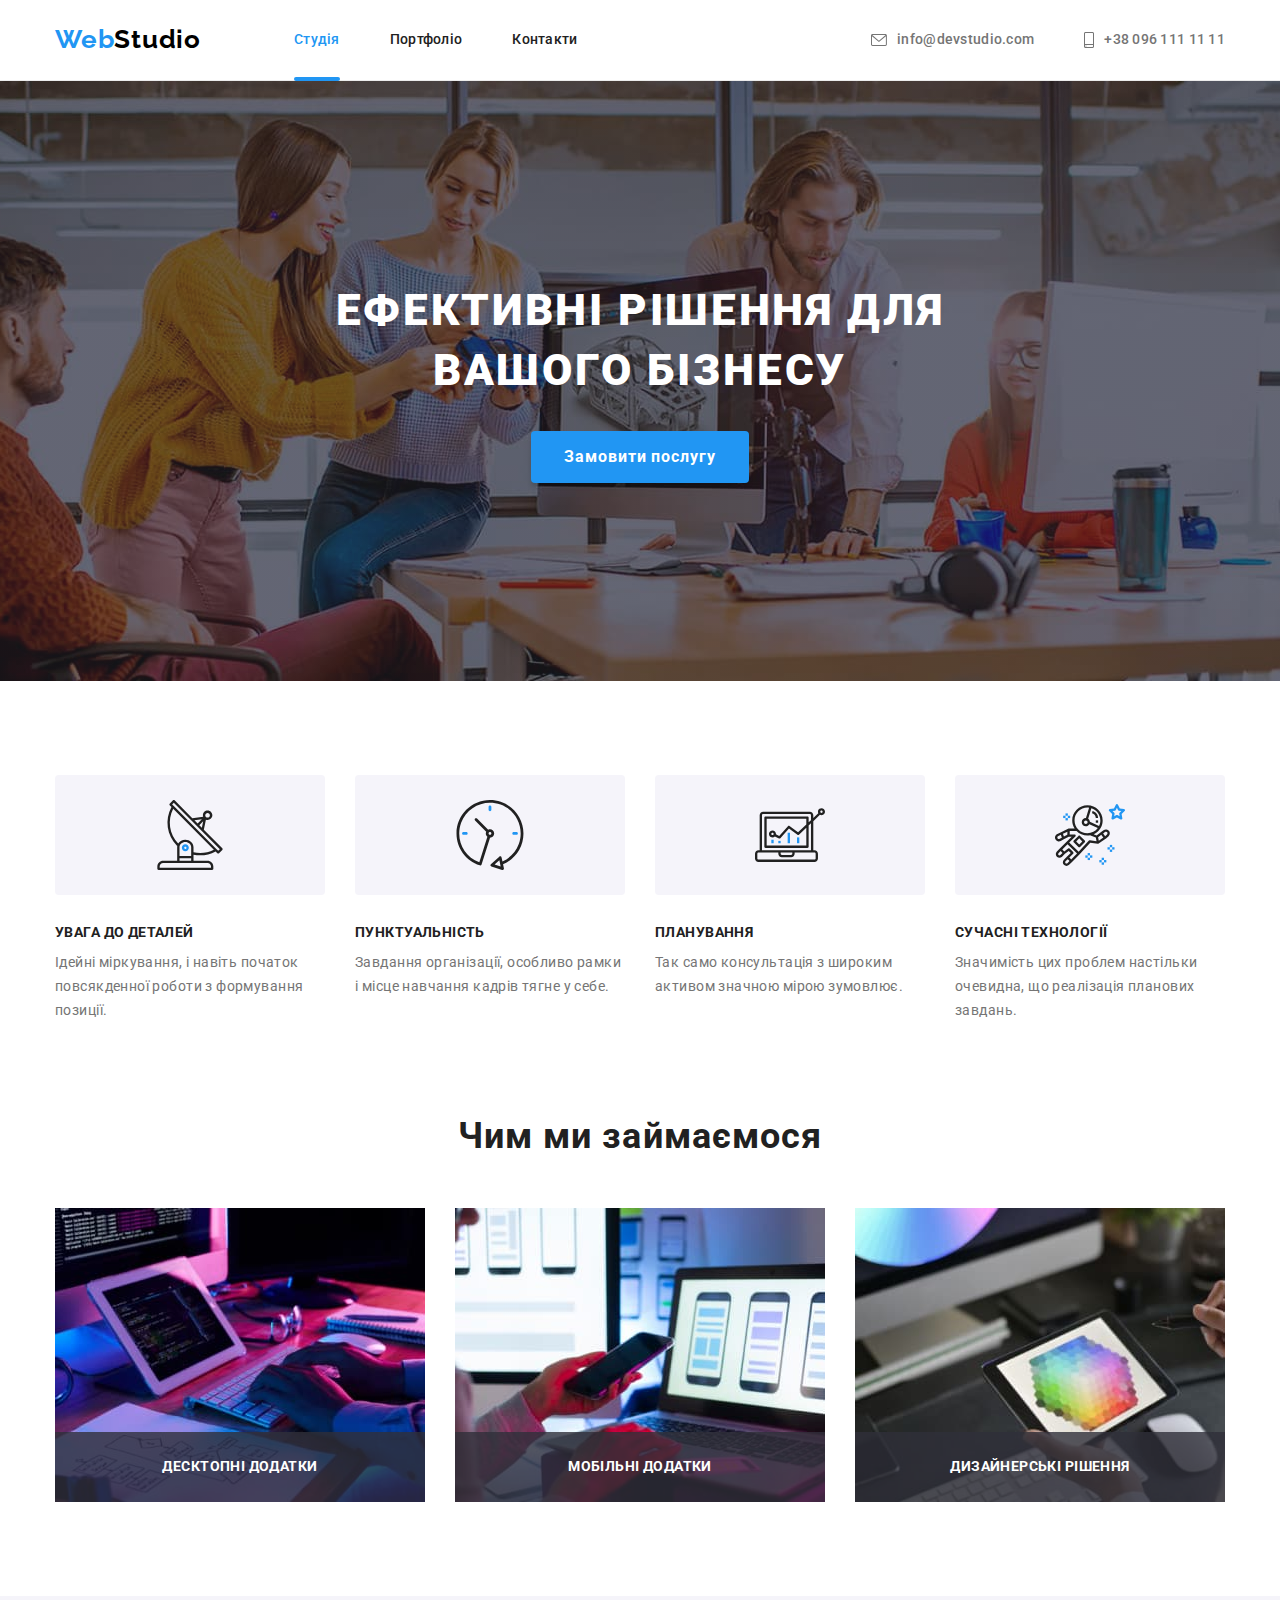
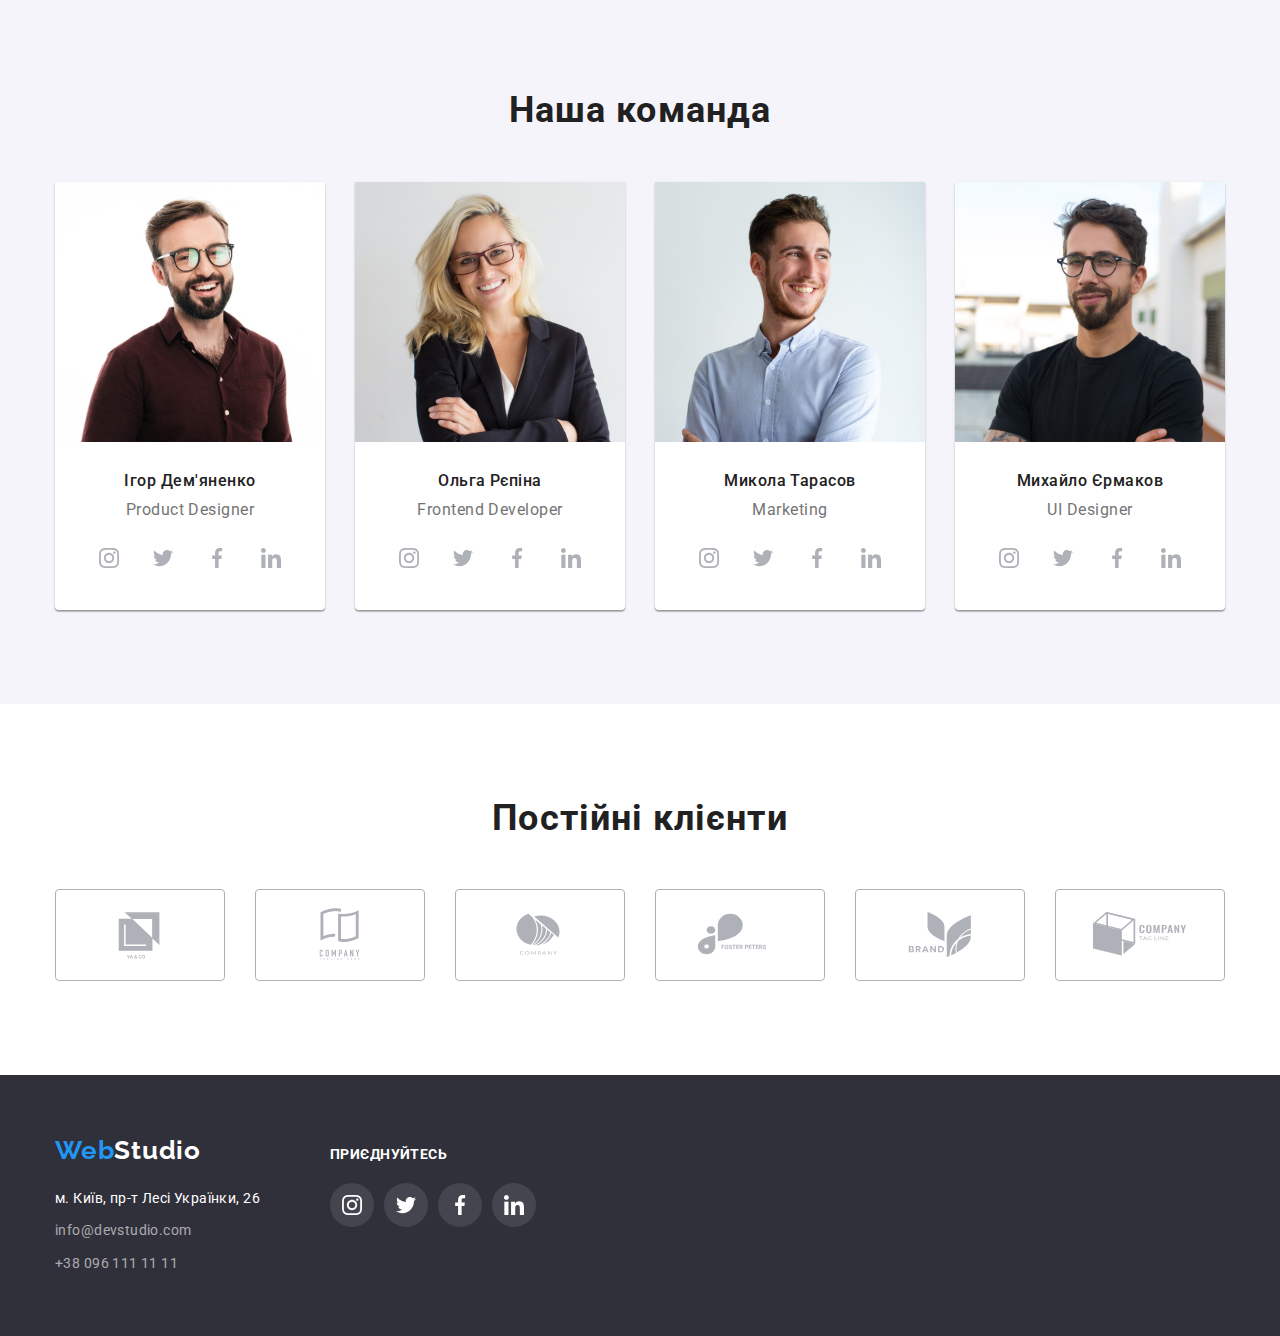
<file: index.html>
<!DOCTYPE html>
<html lang="uk">
	<head>
		<meta charset="UTF-8" />
		<meta http-equiv="X-UA-Compatible" content="IE=edge" />
		<meta name="viewport" content="width=device-width, initial-scale=1.0" />
		<title>Студия</title>
		<link rel="preconnect" href="https://fonts.googleapis.com" />
		<link rel="preconnect" href="https://fonts.gstatic.com" crossorigin />
		<link
			href="https://fonts.googleapis.com/css2?family=Raleway:wght@700&family=Roboto:wght@400;500;700;900&display=swap"
			rel="stylesheet" />
		<link
			rel="stylesheet"
			href="https://cdnjs.cloudflare.com/ajax/libs/modern-normalize/1.1.0/modern-normalize.min.css" />
		<link rel="stylesheet" href="./css/styles.css" />
	</head>

	<body class="main-page-body">
		<!-- Header -->
		<header class="page-header">
			<nav class="header-nav container">
				<a class="header-logo" href="./index.html">
					<span class="header-logo-beginning">Web</span>Studio</a
				>
				<ul class="nav-list list">
					<li class="nav-item">
						<a class="nav-link current" href="./index.html">Студія</a>
					</li>
					<li class="nav-item">
						<a class="nav-link" href="./portfolio.html">Портфоліо</a>
					</li>
					<li class="nav-item">
						<a class="nav-link" href="#">Контакти</a>
					</li>
				</ul>

				<!-- Header address -->
				<ul class="header-contacts list">
					<li class="mail-cont">
						<a class="mail-link" href="mailto:info@devstudio.com">
							<svg class="mail-icon" width="16px" height="12px">
								<use href="./images/symbol-defs.svg#icon-envelope"></use>
							</svg>
							info@devstudio.com
						</a>
					</li>
					<li class="tel-cont">
						<a class="tel-link" href="tel:+380961111111">
							<svg class="tel-icon" width="10" height="16">
								<use href="./images/symbol-defs.svg#icon-smartphone"></use>
							</svg>
							+38 096 111 11 11
						</a>
					</li>
				</ul>
			</nav>
		</header>
		<!--Main-->
		<main class="page-main">
			<section class="main-hero">
				<h1 class="main-hero-text">Ефективні рішення для вашого бізнесу</h1>
				<button data-modal-open type="button" class="main-hero-button">
					Замовити послугу
				</button>
			</section>
			<section class="features">
				<!-- скрыть заголовок -->
				<h2 class="hidden-header visually-hidden">Особливості</h2>
				<div class="container">
					<ul class="features-list list">
						<li class="features-item icon-antenna">
							<h3 class="features-head">увага до деталей</h3>
							<p class="features-text">
								Ідейні міркування, і навіть початок повсякденної роботи з
								формування позиції.
							</p>
						</li>
						<li class="features-item icon-clock">
							<h3 class="features-head">пунктуальність</h3>
							<p class="features-text">
								Завдання організації, особливо рамки і місце навчання кадрів
								тягне у себе.
							</p>
						</li>
						<li class="features-item icon-diagram">
							<h3 class="features-head">планування</h3>
							<p class="features-text">
								Так само консультація з широким активом значною мірою зумовлює.
							</p>
						</li>
						<li class="features-item icon-astronaut">
							<h3 class="features-head">сучасні технології</h3>
							<p class="features-text">
								Значимість цих проблем настільки очевидна, що реалізація
								планових завдань.
							</p>
						</li>
					</ul>
				</div>
			</section>
			<section class="activity">
				<div class="container">
					<h2 class="activity-header">Чим ми займаємося</h2>
					<ul class="activity-list">
						<li class="activity-list-image">
							<img
								class="activity-list-image-item"
								src="./images/box1.jpg"
								alt="Робить на компютері"
								width="370"
								height="294" />
							<div class="activity-list-image-caption">
								<p class="image-caption-text">Десктопні додатки</p>
							</div>
						</li>
						<li class="activity-list-image">
							<img
								class="activity-list-image-item"
								src="./images/box2.jpg"
								alt="Робить на смартфоні"
								width="370"
								height="294" />
							<div class="activity-list-image-caption">
								<p class="image-caption-text">Мобільні додатки</p>
							</div>
						</li>
						<li class="activity-list-image">
							<img
								class="activity-list-image-item"
								src="./images/box3.jpg"
								alt="Робить на планшеті"
								width="370"
								height="294" />
							<div class="activity-list-image-caption">
								<p class="image-caption-text">Дизайнерські рішення</p>
							</div>
						</li>
					</ul>
				</div>
			</section>
			<section class="team">
				<div class="container">
					<h2 class="team-header">Наша команда</h2>
					<ul class="team-list list">
						<li class="team-member">
							<img
								class="team-member-image"
								src="./images/imgteamcard1.jpg"
								alt="Ігор Дем'яненко"
								width="270"
								height="260" />
							<div class="team-content">
								<h3 class="member-name">Ігор Дем'яненко</h3>
								<p class="position">Product Designer</p>
								<ul class="team-social-list list">
									<li class="team-social-item">
										<a class="team-social-link" href="#">
											<svg class="team-social-icon">
												<use
													href="./images/symbol-defs.svg#icon-instagram"></use>
											</svg>
										</a>
									</li>
									<li class="team-social-item">
										<a class="team-social-link" href="#">
											<svg class="team-social-icon">
												<use href="./images/symbol-defs.svg#icon-twitter"></use>
											</svg>
										</a>
									</li>
									<li class="team-social-item">
										<a class="team-social-link" href="#">
											<svg class="team-social-icon">
												<use
													href="./images/symbol-defs.svg#icon-facebook"></use>
											</svg>
										</a>
									</li>
									<li class="team-social-item">
										<a class="team-social-link" href="#">
											<svg class="team-social-icon">
												<use
													href="./images/symbol-defs.svg#icon-linkedin"></use>
											</svg>
										</a>
									</li>
								</ul>
							</div>
						</li>
						<li class="team-member">
							<img
								class="team-member-image"
								src="./images/imgteamcard2.jpg"
								alt="Ольга Рєпіна"
								width="270"
								height="260" />
							<div class="team-content">
								<h3 class="member-name">Ольга Рєпіна</h3>
								<p class="position">Frontend Developer</p>
								<ul class="team-social-list list">
									<li class="team-social-item">
										<a class="team-social-link" href="#">
											<svg class="team-social-icon">
												<use
													href="./images/symbol-defs.svg#icon-instagram"></use>
											</svg>
										</a>
									</li>
									<li class="team-social-item">
										<a class="team-social-link" href="#">
											<svg class="team-social-icon">
												<use href="./images/symbol-defs.svg#icon-twitter"></use>
											</svg>
										</a>
									</li>
									<li class="team-social-item">
										<a class="team-social-link" href="#">
											<svg class="team-social-icon">
												<use
													href="./images/symbol-defs.svg#icon-facebook"></use>
											</svg>
										</a>
									</li>
									<li class="team-social-item">
										<a class="team-social-link" href="#">
											<svg class="team-social-icon">
												<use
													href="./images/symbol-defs.svg#icon-linkedin"></use>
											</svg>
										</a>
									</li>
								</ul>
							</div>
						</li>
						<li class="team-member">
							<img
								class="team-member-image"
								src="./images/imgteamcard3.jpg"
								alt="Микола Тарасов"
								width="270"
								height="260" />
							<div class="team-content">
								<h3 class="member-name">Микола Тарасов</h3>
								<p class="position">Marketing</p>
								<ul class="team-social-list list">
									<li class="team-social-item">
										<a class="team-social-link" href="#">
											<svg class="team-social-icon">
												<use
													href="./images/symbol-defs.svg#icon-instagram"></use>
											</svg>
										</a>
									</li>
									<li class="team-social-item">
										<a class="team-social-link" href="#">
											<svg class="team-social-icon">
												<use href="./images/symbol-defs.svg#icon-twitter"></use>
											</svg>
										</a>
									</li>
									<li class="team-social-item">
										<a class="team-social-link" href="#">
											<svg class="team-social-icon">
												<use
													href="./images/symbol-defs.svg#icon-facebook"></use>
											</svg>
										</a>
									</li>
									<li class="team-social-item">
										<a class="team-social-link" href="#">
											<svg class="team-social-icon">
												<use
													href="./images/symbol-defs.svg#icon-linkedin"></use>
											</svg>
										</a>
									</li>
								</ul>
							</div>
						</li>
						<li class="team-member">
							<img
								class="team-member-image"
								src="./images/imgteamcard4.jpg"
								alt="Михайло Єрмаков"
								width="270"
								height="260" />
							<div class="team-content">
								<h3 class="member-name">Михайло Єрмаков</h3>
								<p class="position">UI Designer</p>
								<ul class="team-social-list list">
									<li class="team-social-item">
										<a class="team-social-link" href="#">
											<svg class="team-social-icon">
												<use
													href="./images/symbol-defs.svg#icon-instagram"></use>
											</svg>
										</a>
									</li>
									<li class="team-social-item">
										<a class="team-social-link" href="#">
											<svg class="team-social-icon">
												<use href="./images/symbol-defs.svg#icon-twitter"></use>
											</svg>
										</a>
									</li>
									<li class="team-social-item">
										<a class="team-social-link" href="#">
											<svg class="team-social-icon">
												<use
													href="./images/symbol-defs.svg#icon-facebook"></use>
											</svg>
										</a>
									</li>
									<li class="team-social-item">
										<a class="team-social-link" href="#">
											<svg class="team-social-icon">
												<use
													href="./images/symbol-defs.svg#icon-linkedin"></use>
											</svg>
										</a>
									</li>
								</ul>
							</div>
						</li>
					</ul>
				</div>
			</section>
			<section class="costomers">
				<div class="container">
					<h2 class="costomers-header">Постійні клієнти</h2>
					<ul class="costomers-list list">
						<li class="costomer-item">
							<a class="costomer-link" href="#">
								<svg class="costomer-icon" width="106px" height="60px">
									<use href="./images/symbol-defs.svg#icon-Logo1"></use>
								</svg>
							</a>
						</li>
						<li class="costomer-item">
							<a class="costomer-link" href="#">
								<svg class="costomer-icon" width="106px" height="60px">
									<use href="./images/symbol-defs.svg#icon-Logo2"></use>
								</svg>
							</a>
						</li>
						<li class="costomer-item">
							<a class="costomer-link" href="#">
								<svg class="costomer-icon" width="106px" height="60px">
									<use href="./images/symbol-defs.svg#icon-Logo3"></use>
								</svg>
							</a>
						</li>
						<li class="costomer-item">
							<a class="costomer-link" href="#">
								<svg class="costomer-icon" width="106px" height="60px">
									<use href="./images/symbol-defs.svg#icon-Logo4"></use>
								</svg>
							</a>
						</li>
						<li class="costomer-item">
							<a class="costomer-link" href="#">
								<svg class="costomer-icon" width="106px" height="60px">
									<use href="./images/symbol-defs.svg#icon-Logo5"></use>
								</svg>
							</a>
						</li>
						<li class="costomer-item">
							<a class="costomer-link" href="#">
								<svg class="costomer-icon" width="106px" height="60px">
									<use href="./images/symbol-defs.svg#icon-Logo6"></use>
								</svg>
							</a>
						</li>
					</ul>
				</div>
			</section>
		</main>
		<!--Footer-->
		<footer class="page-footer">
			<div class="container footer-container">
				<div class="footer-contacts">
					<a class="footer-logo" href="./index.html"
						><span class="footer-logo-beginning">Web</span>Studio</a
					>
					<address class="footer-address">
						<ul class="footer-address-list list">
							<li class="address-name">
								<a
									class="address-link"
									href="https://goo.gl/maps/Sw8dZLhLuQjKVcCd9"
									target="_blank"
									rel="noopener noreferrer nofollow"
									>м. Київ, пр-т Лесі Українки, 26</a
								>
							</li>
							<li class="footer-mail-cont">
								<a class="footer-mail-link" href="mailto:info@devstudio.com"
									>info@devstudio.com</a
								>
							</li>
							<li class="footer-tel-cont">
								<a class="footer-tel-link" href="tel:+380961111111"
									>+38 096 111 11 11</a
								>
							</li>
						</ul>
					</address>
				</div>
				<div class="footer-social">
					<p class="social-header">приєднуйтесь</p>
					<ul class="social-list list">
						<li class="social-item">
							<a class="social-link" href="#">
								<svg class="social-icon" width="20px" height="20px">
									<use href="./images/symbol-defs.svg#icon-instagram"></use>
								</svg>
							</a>
						</li>
						<li class="social-item">
							<a class="social-link" href="#">
								<svg class="social-icon" width="20px" height="20px">
									<use href="./images/symbol-defs.svg#icon-twitter"></use>
								</svg>
							</a>
						</li>
						<li class="social-item">
							<a class="social-link" href="#">
								<svg class="social-icon" width="20px" height="20px">
									<use href="./images/symbol-defs.svg#icon-facebook"></use>
								</svg>
							</a>
						</li>
						<li class="social-item">
							<a class="social-link" href="#">
								<svg class="social-icon" width="20px" height="20px">
									<use href="./images/symbol-defs.svg#icon-linkedin"></use>
								</svg>
							</a>
						</li>
					</ul>
				</div>
			</div>
		</footer>
		<div class="backdrop is-hidden" data-modal>
			<div class="modal">
				<button class="btn-modal-close" data-modal-close>
					<svg class="modal-close-icon" width="18" height="18">
						<use href="./images/symbol-defs.svg#icon-modal-close"></use>
					</svg>
				</button>
			</div>
		</div>
		<script src="./js/modal.js"></script>
	</body>
</html>
</file>
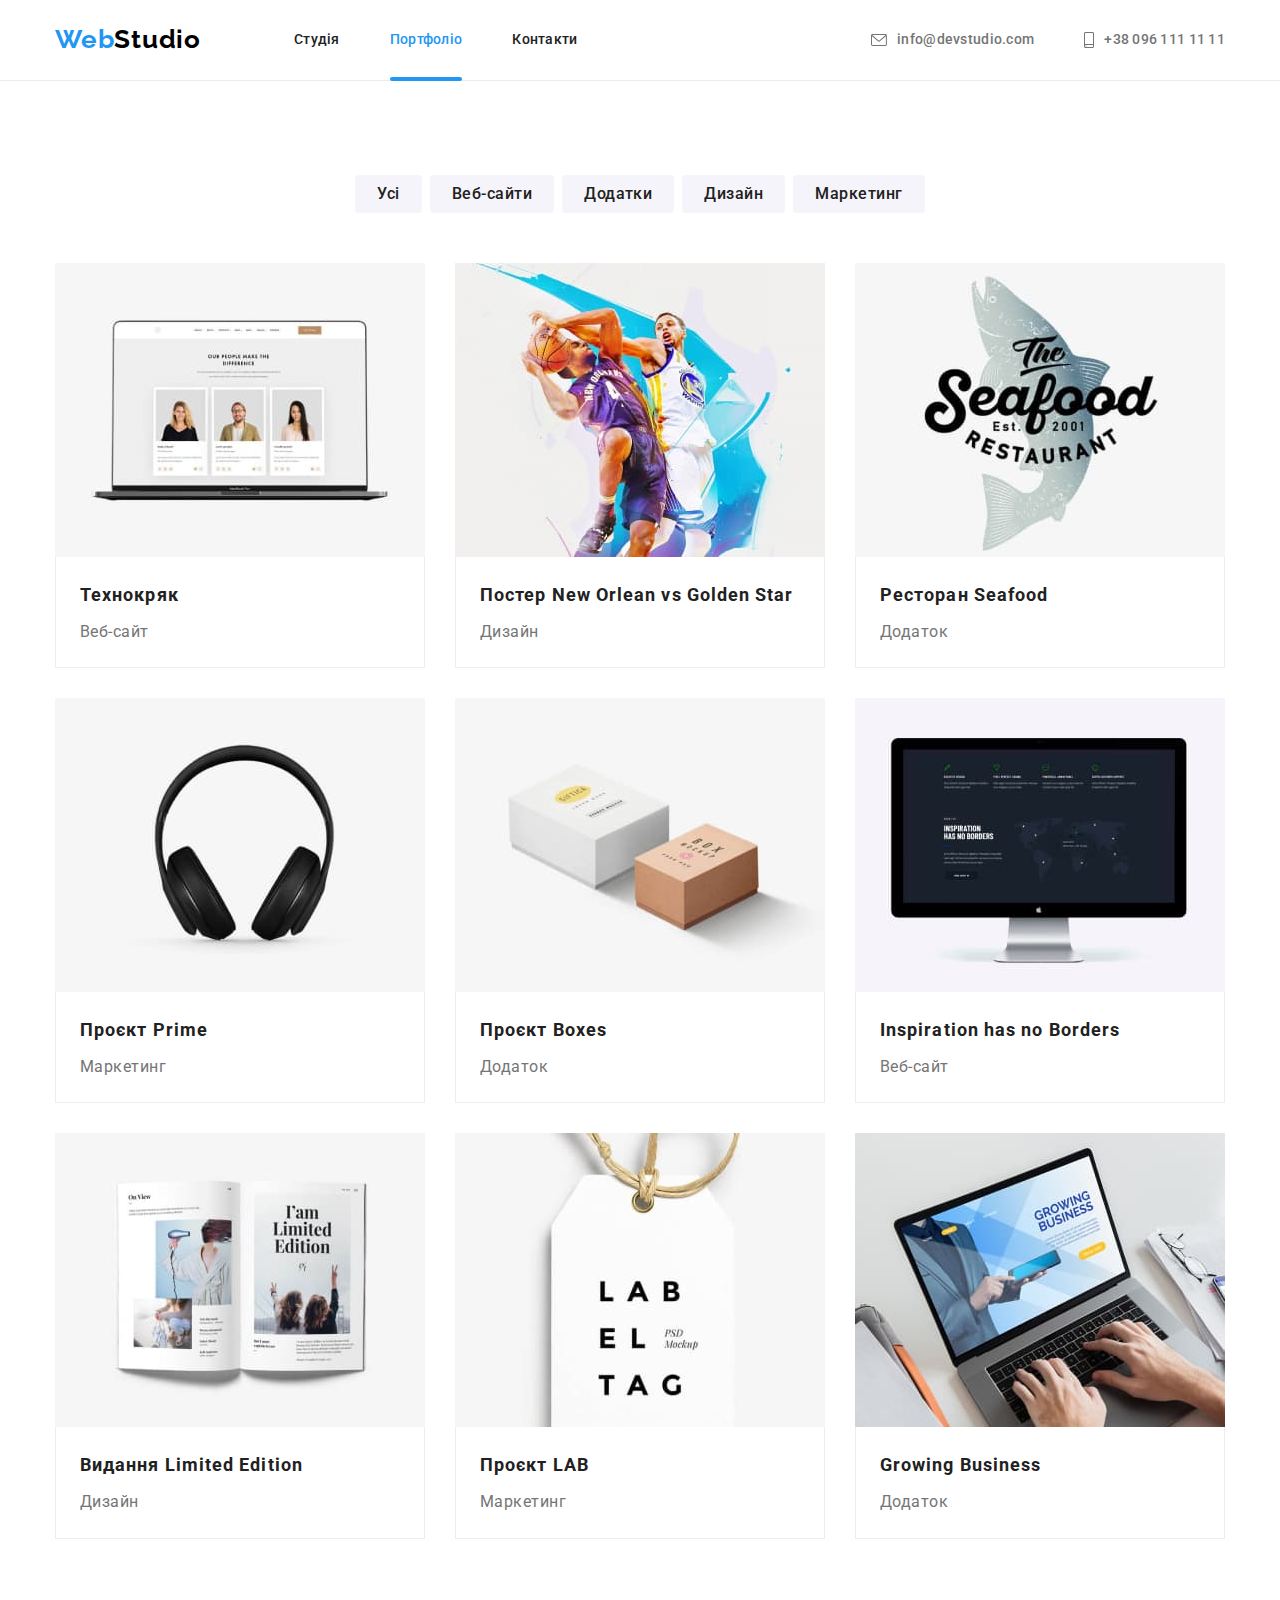
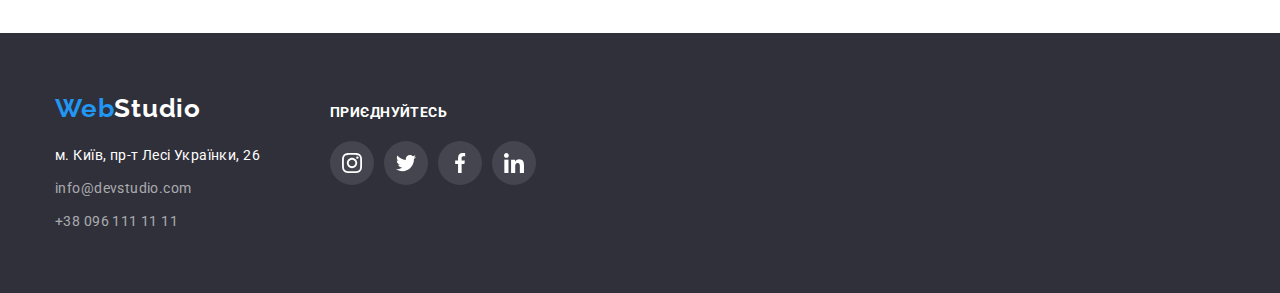
<file: portfolio.html>
<!DOCTYPE html>
<html lang="uk">
	<head>
		<meta charset="UTF-8" />
		<meta http-equiv="X-UA-Compatible" content="IE=edge" />
		<meta name="viewport" content="width=device-width, initial-scale=1.0" />
		<title>Портфоліо</title>
		<link rel="preconnect" href="https://fonts.googleapis.com" />
		<link rel="preconnect" href="https://fonts.gstatic.com" crossorigin />
		<link
			href="https://fonts.googleapis.com/css2?family=Raleway:wght@700&family=Roboto:wght@400;500;700;900&display=swap"
			rel="stylesheet" />
		<link
			rel="stylesheet"
			href="https://cdnjs.cloudflare.com/ajax/libs/modern-normalize/1.1.0/modern-normalize.min.css" />
		<link rel="stylesheet" href="./css/styles.css" />
	</head>
	<body class="portfolio-page-body">
		<!--Header-->
		<header class="portfolio-header">
			<nav class="portfolio-header-nav container">
				<a class="portfolio-header-logo" href="./index.html">
					<span class="portfolio-header-logo-beginning">Web</span>Studio</a
				>
				<ul class="portfolio-nav-list list">
					<li class="portfolio-nav-item">
						<a class="portfolio-nav-link" href="./index.html">Студія</a>
					</li>
					<li class="portfolio-nav-item">
						<a class="portfolio-nav-link current" href="./portfolio.html"
							>Портфоліо</a
						>
					</li>
					<li class="portfolio-nav-item">
						<a class="portfolio-nav-link" href="#">Контакти</a>
					</li>
				</ul>

				<!-- Portfolio Header address -->
				<ul class="portfolio-header-contacts list">
					<li class="portfolio-mail-cont">
						<a class="portfolio-mail-link" href="mailto:info@devstudio.com">
							<svg class="portfolio-mail-icon" width="16px" height="12px">
								<use href="./images/symbol-defs.svg#icon-envelope"></use>
							</svg>
							info@devstudio.com
						</a>
					</li>
					<li class="portfolio-tel-cont">
						<a class="portfolio-tel-link" href="tel:+380961111111">
							<svg class="portfolio-tel-icon" width="10" height="16">
								<use href="./images/symbol-defs.svg#icon-smartphone"></use>
							</svg>
							+38 096 111 11 11
						</a>
					</li>
				</ul>
			</nav>
		</header>
		<!--Main-->
		<main>
			<!--Section filters button-->
			<section class="filter">
				<!-- скрыть заголовок -->
				<div class="container">
					<h2 class="portfolio-filter-hidden-header visually-hidden">
						Фільтри
					</h2>
					<ul class="filter-list list">
						<li class="filter-item">
							<button class="filter-button" type="button">Усі</button>
						</li>
						<li class="filter-item">
							<button class="filter-button" type="button">Веб-сайти</button>
						</li>
						<li class="filter-item">
							<button class="filter-button" type="button">Додатки</button>
						</li>
						<li class="filter-item">
							<button class="filter-button" type="button">Дизайн</button>
						</li>
						<li class="filter-item">
							<button class="filter-button" type="button">Маркетинг</button>
						</li>
					</ul>

					<ul class="portfolio-list list">
						<li class="portfolio-item">
							<a class="portfolio-item-link" href="#">
								<div class="portfolio-item-img-wrapper">
									<img
										class="portfolio-image"
										src="./images/project1.jpg"
										alt="Ноутбук зі сайтом на моніторі"
										width="370"
										height="294" />
									<p class="overlay-text">
										Ресурс пропонує комплексні пропозиції з різним рівнем
										функціоналу та сервісів. Все це дозволить відвідувачу
										отримати вичерпні відомості про компанію чи приватну особу.
									</p>
								</div>
								<div class="portfolio-item-content">
									<h3 class="portfolio-name">Технокряк</h3>
									<p class="portfolio-type">Веб-сайт</p>
								</div></a
							>
						</li>
						<li class="portfolio-item">
							<a class="portfolio-item-link" href="#">
								<div class="portfolio-item-img-wrapper">
									<img
										class="portfolio-image"
										src="./images/project2.jpg"
										alt="Постер з Баскідболистами як борятся за мячь"
										width="370"
										height="294" />
									<p class="overlay-text">
										Ресурс пропонує комплексні пропозиції з різним рівнем
										функціоналу та сервісів. Все це дозволить відвідувачу
										отримати вичерпні відомості про компанію чи приватну особу.
									</p>
								</div>
								<div class="portfolio-item-content">
									<h3 class="portfolio-name">
										Постер New Orlean vs Golden Star
									</h3>
									<p class="portfolio-type">Дизайн</p>
								</div></a
							>
						</li>
						<li class="portfolio-item">
							<a class="portfolio-item-link" href="#">
								<div class="portfolio-item-img-wrapper">
									<img
										class="portfolio-image"
										src="./images/project3.jpg"
										alt="Логотип з рибою і с надпісью ресторанна Seafood"
										width="370"
										height="294" />
									<p class="overlay-text">
										Ресурс пропонує комплексні пропозиції з різним рівнем
										функціоналу та сервісів. Все це дозволить відвідувачу
										отримати вичерпні відомості про компанію чи приватну особу.
									</p>
								</div>
								<div class="portfolio-item-content">
									<h3 class="portfolio-name">Ресторан Seafood</h3>
									<p class="portfolio-type">Додаток</p>
								</div></a
							>
						</li>
						<li class="portfolio-item">
							<a class="portfolio-item-link" href="#">
								<div class="portfolio-item-img-wrapper">
									<img
										class="portfolio-image"
										src="./images/project4.jpg"
										alt="Навушник"
										width="370"
										height="294" />
									<p class="overlay-text">
										Ресурс пропонує комплексні пропозиції з різним рівнем
										функціоналу та сервісів. Все це дозволить відвідувачу
										отримати вичерпні відомості про компанію чи приватну особу.
									</p>
								</div>
								<div class="portfolio-item-content">
									<h3 class="portfolio-name">Проєкт Prime</h3>
									<p class="portfolio-type">Маркетинг</p>
								</div></a
							>
						</li>
						<li class="portfolio-item">
							<a class="portfolio-item-link" href="#">
								<div class="portfolio-item-img-wrapper">
									<img
										class="portfolio-image"
										src="./images/project5.jpg"
										alt="дві коробки"
										width="370"
										height="294" />
									<p class="overlay-text">
										Ресурс пропонує комплексні пропозиції з різним рівнем
										функціоналу та сервісів. Все це дозволить відвідувачу
										отримати вичерпні відомості про компанію чи приватну особу.
									</p>
								</div>
								<div class="portfolio-item-content">
									<h3 class="portfolio-name">Проєкт Boxes</h3>
									<p class="portfolio-type">Додаток</p>
								</div></a
							>
						</li>
						<li class="portfolio-item">
							<a class="portfolio-item-link" href="#">
								<div class="portfolio-item-img-wrapper">
									<img
										class="portfolio-image"
										src="./images/project6.jpg"
										alt="монітор еппол"
										width="370"
										height="294" />
									<p class="overlay-text">
										Ресурс пропонує комплексні пропозиції з різним рівнем
										функціоналу та сервісів. Все це дозволить відвідувачу
										отримати вичерпні відомості про компанію чи приватну особу.
									</p>
								</div>
								<div class="portfolio-item-content">
									<h3 class="portfolio-name">Inspiration has no Borders</h3>
									<p class="portfolio-type">Веб-сайт</p>
								</div></a
							>
						</li>
						<li class="portfolio-item">
							<a class="portfolio-item-link" href="#">
								<div class="portfolio-item-img-wrapper">
									<img
										class="portfolio-image"
										src="./images/project7.jpg"
										alt="відкрита книга"
										width="370"
										height="294" />
									<p class="overlay-text">
										Ресурс пропонує комплексні пропозиції з різним рівнем
										функціоналу та сервісів. Все це дозволить відвідувачу
										отримати вичерпні відомості про компанію чи приватну особу.
									</p>
								</div>
								<div class="portfolio-item-content">
									<h3 class="portfolio-name">Видання Limited Edition</h3>
									<p class="portfolio-type">Дизайн</p>
								</div></a
							>
						</li>
						<li class="portfolio-item">
							<a class="portfolio-item-link" href="#">
								<div class="portfolio-item-img-wrapper">
									<img
										class="portfolio-image"
										src="./images/project8.jpg"
										alt="бірка з надпісю labeltag"
										width="370"
										height="294" />
									<p class="overlay-text">
										Ресурс пропонує комплексні пропозиції з різним рівнем
										функціоналу та сервісів. Все це дозволить відвідувачу
										отримати вичерпні відомості про компанію чи приватну особу.
									</p>
								</div>
								<div class="portfolio-item-content">
									<h3 class="portfolio-name">Проєкт LAB</h3>
									<p class="portfolio-type">Маркетинг</p>
								</div></a
							>
						</li>
						<li class="portfolio-item">
							<a class="portfolio-item-link" href="#">
								<div class="portfolio-item-img-wrapper">
									<img
										class="portfolio-image"
										src="./images/project9.jpg"
										alt="на нотбуке робить"
										width="370"
										height="294" />
									<p class="overlay-text">
										Ресурс пропонує комплексні пропозиції з різним рівнем
										функціоналу та сервісів. Все це дозволить відвідувачу
										отримати вичерпні відомості про компанію чи приватну особу.
									</p>
								</div>
								<div class="portfolio-item-content">
									<h3 class="portfolio-name">Growing Business</h3>
									<p class="portfolio-type">Додаток</p>
								</div></a
							>
						</li>
					</ul>
				</div>
			</section>
		</main>
		<!--Footer-->
		<footer class="portfolio-footer">
			<div class="container portfolio-footer-container">
				<div class="portfolio-footer-contacts">
					<a class="portfolio-footer-logo" href="./index.html">
						<span class="portfolio-footer-logo-beginning">Web</span>Studio</a
					>
					<address class="portfolio-footer-address">
						<ul class="portfolio-address-list list">
							<li class="portfolio-address-name">
								<a
									class="portfolio-address-link"
									href="https://goo.gl/maps/Sw8dZLhLuQjKVcCd9"
									target="_blank"
									rel="noopener noreferrer nofollow"
									>м. Київ, пр-т Лесі Українки, 26</a
								>
							</li>
							<li class="portfolio-footer-mail-cont">
								<a
									class="portfolio-footer-mail-link"
									href="mailto:info@devstudio.com"
									>info@devstudio.com</a
								>
							</li>
							<li class="portfolio-footer-tel-cont">
								<a class="portfolio-footer-tel-link" href="tel:+380961111111"
									>+38 096 111 11 11</a
								>
							</li>
						</ul>
					</address>
				</div>
				<div class="portfolio-footer-social">
					<p class="portfolio-social-header">приєднуйтесь</p>
					<ul class="portfolio-social-list list">
						<li class="portfolio-social-item">
							<a class="portfolio-social-link" href="#">
								<svg class="portfolio-social-icon" width="20px" height="20px">
									<use href="./images/symbol-defs.svg#icon-instagram"></use>
								</svg>
							</a>
						</li>
						<li class="portfolio-social-item">
							<a class="portfolio-social-link" href="#">
								<svg class="portfolio-social-icon" width="20px" height="20px">
									<use href="./images/symbol-defs.svg#icon-twitter"></use>
								</svg>
							</a>
						</li>
						<li class="portfolio-social-item">
							<a class="portfolio-social-link" href="#">
								<svg class="portfolio-social-icon" width="20px" height="20px">
									<use href="./images/symbol-defs.svg#icon-facebook"></use>
								</svg>
							</a>
						</li>
						<li class="portfolio-social-item">
							<a class="portfolio-social-link" href="#">
								<svg class="portfolio-social-icon" width="20" height="20">
									<use href="./images/symbol-defs.svg#icon-linkedin"></use>
								</svg>
							</a>
						</li>
					</ul>
				</div>
			</div>
		</footer>
	</body>
</html>
</file>
<file: css/styles.css>
html {
    box-sizing: border-box;
}

*, *::before, *::after {
    box-sizing: inherit;
}


:root {
--main-color-text: #212121;
--header-logo-color: #000000;
--color-text-paragraf: #757575;
--primary-blue-color: #2196F3;
--primary-white-color: #FFFFFF;
--hero-footer-black-color: #2F303A;
--hero-button-blue-color: #188CE8;
--background-gray-color: #F5F4FA;
--alternativ-gray-color-rgba: rgba(255, 255, 255, 0.6);
--cards-border-gray-color: #EEEEEE;
--header-border-gray-color: #ECECEC;
--primary-icon-gray-color: #AFB1B8;
--footer-icon-bg-black-color: rgba(255, 255, 255, 0.1);
--transition-color-function: 250ms cubic-bezier(0.4, 0, 0.2, 1);
--image-caption-bg-gray-color: rgba(47, 48, 58, 0.8);
--modal-bg-gray-color: rgba(0, 0, 0, 0.2);
--border-modal-close-button: 1px solid rgba(0, 0, 0, 0.1);
--overlay-bg-blue-color: rgba(33, 150, 243, 0.9);
}


/* Page index style */


body {
    background-color: var(--primary-white-color);
}


.list {
    padding: 0;
    margin: 0;
}


.container {
    margin-left: auto;
    margin-right: auto;
    width: 1200px;
    padding-left: 15px;
    padding-right: 15px;
    /* outline: 1px solid blue; */
}



.current::after {
    position: absolute;
    left: 0;
    bottom: -1px;
    content: "";

    width: 100%;
    height: 4px;
    border-radius: 2px;
    background-color: var(--primary-blue-color);
}
/* Header style */


.page-header {
    border-bottom: 1px solid var(--header-border-gray-color);
}

.header-nav {
    display: flex;
    align-items: center;
    /* justify-content: space-between; */
}

.header-logo {
    font-family: 'Raleway', sans-serif;
    font-weight: 700;
    font-size: 26px;
    line-height: 1.2;
    letter-spacing: 0.03em;
    color: var(--header-logo-color);
}

.header-logo-beginning {
    color: var(--primary-blue-color);
}

.header-logo, .header-logo-beginning {
    text-decoration: none;
}

.nav-list {
    display: flex;
    margin-left: 93px;
    list-style-type: none;

}


.nav-item:not(:last-child) {
    margin-right: 50px;
}

.nav-link {
    display: block;
    padding-top: 32px;
    padding-bottom: 32px;

    font-family: 'Roboto', sans-serif;
    font-weight: 500;
    font-size: 14px;
    line-height: 1.14;
    letter-spacing: 0.02em;
    color:  var(--main-color-text);

    text-decoration: none;
    transition: color var(--transition-color-function);
}

.nav-link:hover, .nav-link:focus {
    color: var(--primary-blue-color);
}

.nav-link.current {
    color: var(--primary-blue-color);
    position: relative;
}


.mail-link, .tel-link {
    display: flex;
    padding-top: 32px;
    padding-bottom: 32px;

    font-family: 'Roboto', sans-serif;
    font-weight: 500;
    font-size: 14px;
    line-height: 1.14;
    letter-spacing: 0.02em;
    color: var(--color-text-paragraf);
    align-items: center;

    text-decoration: none;
    transition: color var(--transition-color-function);
}

.mail-icon, .tel-icon {
    fill: currentColor;
    margin-right: 10px;
}

.mail-link:hover, .mail-link:focus, 
.tel-link:hover, .tel-link:focus,
.mail-icon:hover, .mail-icon:focus,
.tel-icon:hover, .tel-icon:focus {
    color: var(--primary-blue-color);
    fill: var(--primary-blue-color);
}


.header-contacts {
    display: flex;
    margin-left: auto;
    list-style-type: none;
}

.mail-cont {
    margin-right: 50px;
}





/* Main style */


/* Section Hero */


.main-hero {
    display: block;
    height: 600px;
    /* width: 100%; */
    max-width: 1600px;
    padding: 200px 0px;
    margin-left: auto;
    margin-right: auto;

    text-align: center;

    background-image: linear-gradient(to right,rgba(47, 48, 58, 0.4),rgba(47, 48, 58, 0.4)), url(../images/fonhero.jpg);
    background-repeat: no-repeat;
    background-position: center;
    background-size: cover;
    background-color: var(--hero-footer-black-color);
}


.main-hero-text {
    margin: 0 auto;
    width: 696px;
    

    font-family: 'Roboto', sans-serif;
    font-weight: 900;
    font-size: 44px;
    line-height: 1.36;
    text-align: center;
    letter-spacing: 0.06em;
    text-transform: uppercase;

    
    color: var(--primary-white-color);
    
}

/* .button {
    border: 1px solid transparent;
} */

.main-hero-button{
    display: inline-block;
    padding: 10px 32px;
    border-radius: 4px;
    /* border-color: var(--hero-button-blue-color); */
    border: 1px solid transparent;
    margin-top: 30px;
    min-width: 216px;

    
    cursor: pointer;
    font-family: 'Roboto', sans-serif;
    font-weight: 700;
    font-size: 16px;
    line-height: 1.9;
    align-items: center;
    text-align: center;
    letter-spacing: 0.06em;


    background-color: var(--primary-blue-color);
    color: var(--primary-white-color);
    box-shadow: 0px 4px 4px rgba(0, 0, 0, 0.15);
    transition: background-color var(--transition-color-function);

}

.main-hero-button:hover, .main-hero-button:focus {
    background-color: var(--hero-button-blue-color);
}

/* Section Features */

/* Hidden Heder */

.visually-hidden {
    position: absolute;
    width: 1px;
    height: 1px;
    margin: -1px;
    border: 0;
    padding: 0;
    white-space: nowrap;
    clip-path: inset(100%);
    clip: rect(0 0 0 0);
    overflow: hidden;
}

.features {
 padding-top: 94px;
}

.features-list {
    display: flex;
    list-style-type: none;
}

.features-item {
    width: 270px;
}

.features-item:not(:first-child) {
    margin-left: 30px;
}

.features-item::before {
    content: "";
    display: block;
    height: 120px;

    
    border-radius: 4px;

    background-color: var(--background-gray-color);
    background-repeat: no-repeat;
    background-position: center;
}

.icon-antenna::before {
    background-image: url(../images/antenna1.svg);
}

.icon-clock::before {
    background-image: url(../images/clock1.svg);
}

.icon-diagram::before {
    background-image: url(../images/diagram1.svg);
}

.icon-astronaut::before {
    background-image: url(../images/astronaut1.svg);
}

.features-head {
    margin-top: 30px;
    margin-bottom: 0;


    font-family: 'Roboto', sans-serif;
    font-weight: 700;
    font-size: 14px;
    line-height: 1.14;
    letter-spacing: 0.03em;
    text-transform: uppercase;
    color: var(--main-color-text);
}

.features-text {
    margin-top: 10px;
    margin-bottom: 0;


    font-family: 'Roboto', sans-serif;
    font-weight: 400;
    font-size: 14px;
    line-height: 1.7;
    letter-spacing: 0.03em;
    color: var(--color-text-paragraf);
}


/* Section Activity */
.activity {
    padding-top: 94px;
    padding-bottom: 94px;
}

.activity-header {
    margin: 0 0 50px 0;

    font-family: 'Roboto', sans-serif;
    font-weight: 700;
    font-size: 36px;
    line-height: 1.16;
    text-align: center;
    letter-spacing: 0.03em;
    color: var(--main-color-text);
}

.activity-list {
    display: flex;
    margin: 0;
    padding: 0;

    list-style-type: none;
}

.activity-list-image:not(:first-child) {
    margin-left: 30px;
}

.activity-list-image {
    position: relative;
}

.activity-list-image-item {
    display: block;
    max-width: 100%;
    height: auto;
}

.activity-list-image-caption {
    position: absolute;
    left: 0;
    bottom: 0;
    width: 100%;
    padding: 27px 0;
    background: var(--image-caption-bg-gray-color);
}

.image-caption-text {
    margin: 0;

    font-family: 'Roboto', sans-serif;
    font-weight: 700;
    font-size: 14px;
    line-height: 1.14;
    text-align: center;
    letter-spacing: 0.03em;
    text-transform: uppercase;
    color: var(--primary-white-color);
}

/* Section Team */
.team {
    padding: 94px 0;
    background-color: var(--background-gray-color);
}


.team-header {
    margin: 0 0 50px 0;

    font-family: 'Roboto', sans-serif;
    font-weight: 700;
    font-size: 36px;
    line-height: 1.16;
    text-align: center;
    letter-spacing: 0.03em;
    color: var(--main-color-text);
}

.team-list {
    display: flex;

    list-style-type: none;
}

.team-member {
    text-align: center;
    background-color: var(--primary-white-color);
    box-shadow: 0px 1px 3px rgba(0, 0, 0, 0.12), 0px 1px 1px rgba(0, 0, 0, 0.14), 0px 2px 1px rgba(0, 0, 0, 0.2);
    border-radius: 0px 0px 4px 4px;
}

.team-member:not(:first-child) {
    margin-left: 30px;
}

.team-member-image {
    display: block;
    width: 100%;
    height: auto;
}

.team-content {
    padding: 30px 0;
}

.member-name {
    margin-top: 0;
    margin-bottom: 0;

    font-family: 'Roboto', sans-serif;
    font-weight: 500;
    font-size: 16px;
    line-height: 1.18;
    text-align: center;
    letter-spacing: 0.03em;
    color: var(--main-color-text);
}

.position {
    margin-top: 10px;
    margin-bottom: 0;

    font-family: 'Roboto', sans-serif;
    font-weight: 400;
    font-size: 16px;
    line-height: 1.18;
    text-align: center;
    letter-spacing: 0.03em;
    color: var(--color-text-paragraf);
}


.team-social-list {
    display: flex;
    margin-top: 16px;
    align-items: center;
    justify-content: center;
    list-style-type: none;
    gap: 10px;

}

.team-social-item {
    display: flex;
    width: 44px;
    height: 44px;

    align-items: center;
    justify-content: center;
}

.team-social-link {
    display: flex;
    width: 100%;
    height: 100%;
    border-radius: 50%;

    align-items: center;
    justify-content: center;
    color: var(--primary-icon-gray-color);
    transition: color var(--transition-color-function), background-color var(--transition-color-function);
    
}

.team-social-link:hover, 
.team-social-link:focus {
    background-color: var(--primary-blue-color);
    color: var(--primary-white-color);
}

.team-social-icon {
    width: 20px;
    height: 20px;
    /* fill: var(--primary-icon-gray-color); */
    fill: currentColor;
}



/* Section Costomers */
.costomers {
    padding: 94px 0;
}

.costomers-header {
    margin: 0 0 50px 0;
    font-family: 'Roboto', sans-serif;
    font-weight: 700;
    font-size: 36px;
    line-height: 1.16;
    text-align: center;
    letter-spacing: 0.03em;
    color: var(--main-color-text);
}

.costomers-list {
    display: flex;
    list-style-type: none;
    align-items: center;
    justify-content: center;
    gap: 30px;
}

.costomer-item {
    width: 170px;
    height: 92px;
}

.costomer-link {
    display: flex;
    width: 100%;
    height: 100%;
    border: 1px solid var(--primary-icon-gray-color);
    border-radius: 4px;

    align-items: center;
    justify-content: center;

    color: var(--primary-icon-gray-color);
    transition: color var(--transition-color-function), border-color var(--transition-color-function);
}

.costomer-icon {
    fill: currentColor;
}

.costomer-link:hover,
.costomer-link:focus {
    color: var(--primary-blue-color);
    border-color: var(--primary-blue-color);
}







/* Footer stile */



.page-footer {
    background-color: var(--hero-footer-black-color);
    padding: 60px 0;
}

.footer-container {
    display: flex;
    align-items: baseline;
}


/* Section Address Style */
.footer-logo {
    font-family: 'Raleway', sans-serif;
    font-weight: 700;
    font-size: 26px;
    line-height: 1.2;
    letter-spacing: 0.03em;
    color: var(--primary-white-color);
    text-decoration: none;
}

.footer-logo-beginning {
    color: var(--primary-blue-color);
}

.footer-address {
    margin-top: 20px;
    font-style: normal;
}

.footer-address-list {
    list-style-type: none;
}

.address-link {
    font-family: 'Roboto', sans-serif;
    font-weight: 400;
    font-size: 14px;
    line-height: 1.7;
    letter-spacing: 0.03em;
    color: var(--primary-white-color);
}

.footer-mail-cont {
    margin-top: 9px;
}

.footer-mail-link {
    font-family: 'Roboto', sans-serif;
    font-weight: 400;
    font-size: 14px;
    line-height: 1.7;
    letter-spacing: 0.03em;
    color: var(--alternativ-gray-color-rgba);
}

.footer-tel-cont {
    margin-top: 9px;
}

.footer-tel-link {
    font-family: 'Roboto', sans-serif;
    font-weight: 400;
    font-size: 14px;
    line-height: 1.7;
    letter-spacing: 0.03em;
    color: var(--alternativ-gray-color-rgba);
}

.address-link, .footer-mail-link, .footer-tel-link {
    text-decoration: none;
}


/* Section Social Style */
.footer-social {
    margin-left: 70px;
}


.social-header {
    margin: 0 0 20px 0;
    font-family: 'Roboto', sans-serif;
    font-weight: 700;
    font-size: 14px;
    line-height: 1.14;
    letter-spacing: 0.03em;
    text-transform: uppercase;
    color: var(--primary-white-color);
}

.social-list {
    display: flex;
    list-style-type: none;
    gap: 10px;
}

.social-item {
    display: flex;
    width: 44px;
    height: 44px;
    
}

.social-link {
    display: flex;
    width: 100%;
    height: 100%;
    border-radius: 50%;

    align-items: center;
    justify-content: center;

    background-color: var(--footer-icon-bg-black-color);
    color: var(--primary-white-color);
    transition: background-color var(--transition-color-function);
}

.social-icon {
    fill: currentColor;
}

.social-link:hover, 
.social-link:focus {
    background-color: var(--primary-blue-color);
}


/* Page portfolio style */


/* Portfolio Header style */
.portfolio-header {
    border-bottom: 1px solid var(--header-border-gray-color);
}


.portfolio-header-nav {
    display: flex;
    align-items: center;
    
}


.portfolio-header-logo {
    font-family: 'Raleway', sans-serif;
    font-weight: 700;
    font-size: 26px;
    line-height: 1.2;
    letter-spacing: 0.03em;
    color: var(--header-logo-color);
}

.portfolio-header-logo-beginning {
    color: var(--primary-blue-color);
}

.portfolio-header-logo {
    text-decoration: none;
}

.portfolio-nav-list {
    display: flex;
    margin-left: 93px;
}


.portfolio-nav-item:not(:last-child) {
    margin-right: 50px;
}
.portfolio-nav-link {
    display: block;
    padding: 32px 0;

    font-family: 'Roboto', sans-serif;
    font-weight: 500;
    font-size: 14px;
    line-height: 1.14;
    letter-spacing: 0.02em;
    color: var(--main-color-text);
    transition: color var(--transition-color-function);
}

.portfolio-nav-link:hover, .portfolio-nav-link:focus {
    color: var(--primary-blue-color);
}

.portfolio-nav-link.current {
    color: var(--primary-blue-color);
    position: relative;
}

.portfolio-nav-list, .portfolio-header-contacts {
    list-style-type: none;
}

.portfolio-header-contacts {
    display: flex;
    margin-left: auto;
}

.portfolio-nav-link, .portfolio-mail-link, .portfolio-tel-link {
    text-decoration: none;
    
}

.portfolio-mail-link, .portfolio-tel-link {
    display: flex;
    padding: 32px 0;
    align-items: center;

    font-family: 'Roboto', sans-serif;
    font-weight: 500;
    font-size: 14px;
    line-height: 1.14;
    letter-spacing: 0.02em;
    color: var(--color-text-paragraf);
    transition: color var(--transition-color-function);
}

.portfolio-mail-icon, .portfolio-tel-icon {
    fill: currentColor;
    margin-right: 10px;
}


.portfolio-mail-cont {
    margin-right: 50px;
}

.portfolio-mail-link:hover, .portfolio-mail-link:focus,
.portfolio-tel-link:hover, .portfolio-tel-link:focus {
    color: var(--primary-blue-color);
}

/* Portfolio Main style */


/* Portfolio filter button section */

/* Hidden Heder */
/* .portfolio-filter-hidden-header {
    display: none;
} */

/* .visually-hidden {
    position: absolute;
    width: 1px;
    height: 1px;
    margin: -1px;
    border: 0;
    padding: 0;
    white-space: nowrap;
    clip-path: inset(100%);
    clip: rect(0 0 0 0);
    overflow: hidden;
} */

.filter {
    padding: 94px 0;
}


.filter-list {
    display: flex;
    margin-bottom: 50px;
    justify-content: center;
    list-style-type: none;
}

.filter-item:not(:last-child) {
    margin-right: 8px;
}


.filter-button {
    padding: 6px 22px;

    font-family: 'Roboto', sans-serif;
    font-weight: 500;
    font-size: 16px;
    line-height: 1.6;
    text-align: center;
    letter-spacing: 0.03em;
    color: var(--main-color-text);
    background-color: var(--background-gray-color);
    transition: color var(--transition-color-function), background-color var(--transition-color-function), box-shadow var(--transition-color-function);

    cursor: pointer;
    border: none;
    border-radius: 4px;
}

.filter-button:hover, .filter-button:focus {
    background-color: var(--primary-blue-color);
    color: var(--primary-white-color);
    box-shadow: 0px 3px 1px rgba(0, 0, 0, 0.1), 0px 1px 2px rgba(0, 0, 0, 0.08), 0px 2px 2px rgba(0, 0, 0, 0.12);
}


.portfolio-list {
    display: flex;
    flex-wrap: wrap;
    gap: 30px;
    list-style-type: none;
}

.portfolio-item-link {
    display: block;
    text-decoration: none;
    transition: box-shadow var(--transition-color-function);
}

.portfolio-item-link:hover , 
.portfolio-item-link:focus  {
    box-shadow: 0px 1px 1px rgba(0, 0, 0, 0.12),
    0px 4px 4px rgba(0, 0, 0, 0.06),
    1px 4px 6px rgba(0, 0, 0, 0.16);
}


.portfolio-item-img-wrapper {
    position: relative;
    overflow: hidden;
}


.portfolio-image {
    display: block;
    max-width: 100%;
    height: auto;
}


.overlay-text {
    position: absolute;
    top: 0%;
    left: 0%;

    width: 100%;
    height: 100%;
    margin: 0;
    padding: 63px 24px;

    font-family: 'Roboto', sans-serif;
    font-weight: 400;
    font-size: 18px;
    line-height: 1.55;
    letter-spacing: 0.03em;
    color: var(--primary-white-color);
    background-color: var(--overlay-bg-blue-color);
    overflow: auto;
    transform: translateY(100%);
    transition: transform var(--transition-color-function);
}


.portfolio-item-link:hover .overlay-text,
.portfolio-item-link:focus .overlay-text {
    transform: translateY(0%);
}



.portfolio-item-content {
    padding: 20px 24px;
    border: 1px solid var(--cards-border-gray-color);
    border-top: none;
}


.portfolio-name {
    margin: 0;

    font-family: 'Roboto', sans-serif;
    font-weight: 700;
    font-size: 18px;
    line-height: 2;
    letter-spacing: 0.06em;
    color: var(--main-color-text);
}

.portfolio-type {
    margin-top: 4px;
    margin-bottom: 0;
    font-family: 'Roboto', sans-serif;
    font-weight: 400;
    font-size: 16px;
    line-height: 1.9;
    letter-spacing: 0.03em;
    color: var(--color-text-paragraf);
}




/* Portfolio footer style */
.portfolio-footer {
    background-color: var(--hero-footer-black-color);
    padding: 60px 0;
}

.portfolio-footer-container {
    display: flex;
    align-items: baseline;
}


/* Section Portfolio Footer Address style */
.portfolio-footer-logo {
    font-family: 'Raleway', sans-serif;
    font-weight: 700;
    font-size: 26px;
    line-height: 1.2;
    letter-spacing: 0.03em;
    color: var(--primary-white-color);
    text-decoration: none;
}

.portfolio-footer-logo-beginning {
    color: var(--primary-blue-color);
}

.portfolio-footer-address {
    margin-top: 20px;
    font-style: normal;
}

.portfolio-address-list {
    list-style-type: none;
}


.portfolio-address-link {
    font-family: 'Roboto', sans-serif;
    font-weight: 400;
    font-size: 14px;
    line-height: 1.7;
    letter-spacing: 0.03em;
    color: var(--primary-white-color);
}

.portfolio-footer-mail-cont, .portfolio-footer-tel-cont {
    margin-top: 9px;
}

.portfolio-footer-mail-link, .portfolio-footer-tel-link {
    font-family: 'Roboto', sans-serif;
    font-weight: 400;
    font-size: 14px;
    line-height: 1.7;
    letter-spacing: 0.03em;
    color: var(--alternativ-gray-color-rgba);
}


.portfolio-address-link, .portfolio-footer-mail-link, .portfolio-footer-tel-link {
    text-decoration: none;
}


/* Section Portfolio Footer Social style  */
.portfolio-footer-social {
    margin-left: 70px;
}

.portfolio-social-header {
        margin: 0 0 20px 0;
        font-family: 'Roboto', sans-serif;
        font-weight: 700;
        font-size: 14px;
        line-height: 1.14;
        letter-spacing: 0.03em;
        text-transform: uppercase;
        color: var(--primary-white-color);
}

.portfolio-social-list {
        display: flex;
        list-style-type: none;
        gap: 10px;
}

.portfolio-social-item {
        display: flex;
        width: 44px;
        height: 44px;
}

.portfolio-social-link {
        display: flex;
        width: 100%;
        height: 100%;
        border-radius: 50%;
    
        align-items: center;
        justify-content: center;
    
        background-color: var(--footer-icon-bg-black-color);
        color: var(--primary-white-color);
        transition: background-color var(--transition-color-function);
}

.portfolio-social-icon {
    fill: currentColor;
}

.portfolio-social-link:hover,
.portfolio-social-link:focus {
    background-color: var(--primary-blue-color);
}



/* Modal Style */
.backdrop {
    position: fixed;
    top: 0;
    left: 0;
    width: 100%;
    height: 100%;

    background-color: var(--modal-bg-gray-color);
    z-index: 100;
    transition: visibility var(--transition-color-function), opacity var(--transition-color-function);

}

.is-hidden {
    visibility: hidden;
    opacity: 0;
    pointer-events: none;
}

.modal {
    position: absolute;
    width: 528px;
    height: 581px;
    background-color: var(--primary-white-color);
    top: 50%;
    left: 50%;
    transform: translate(-50%,-50%);
}

.btn-modal-close {
    position: absolute;
    top: 8px;
    right: 8px;

    display: flex;
    width: 30px;
    height: 30px;
    padding: 0;
    border: var(--border-modal-close-button);
    border-radius: 50%;
    border-color: transparent;
    align-items: center;
    justify-content: center;
    cursor: pointer;
}

.modal-close-icon {}
</file>
